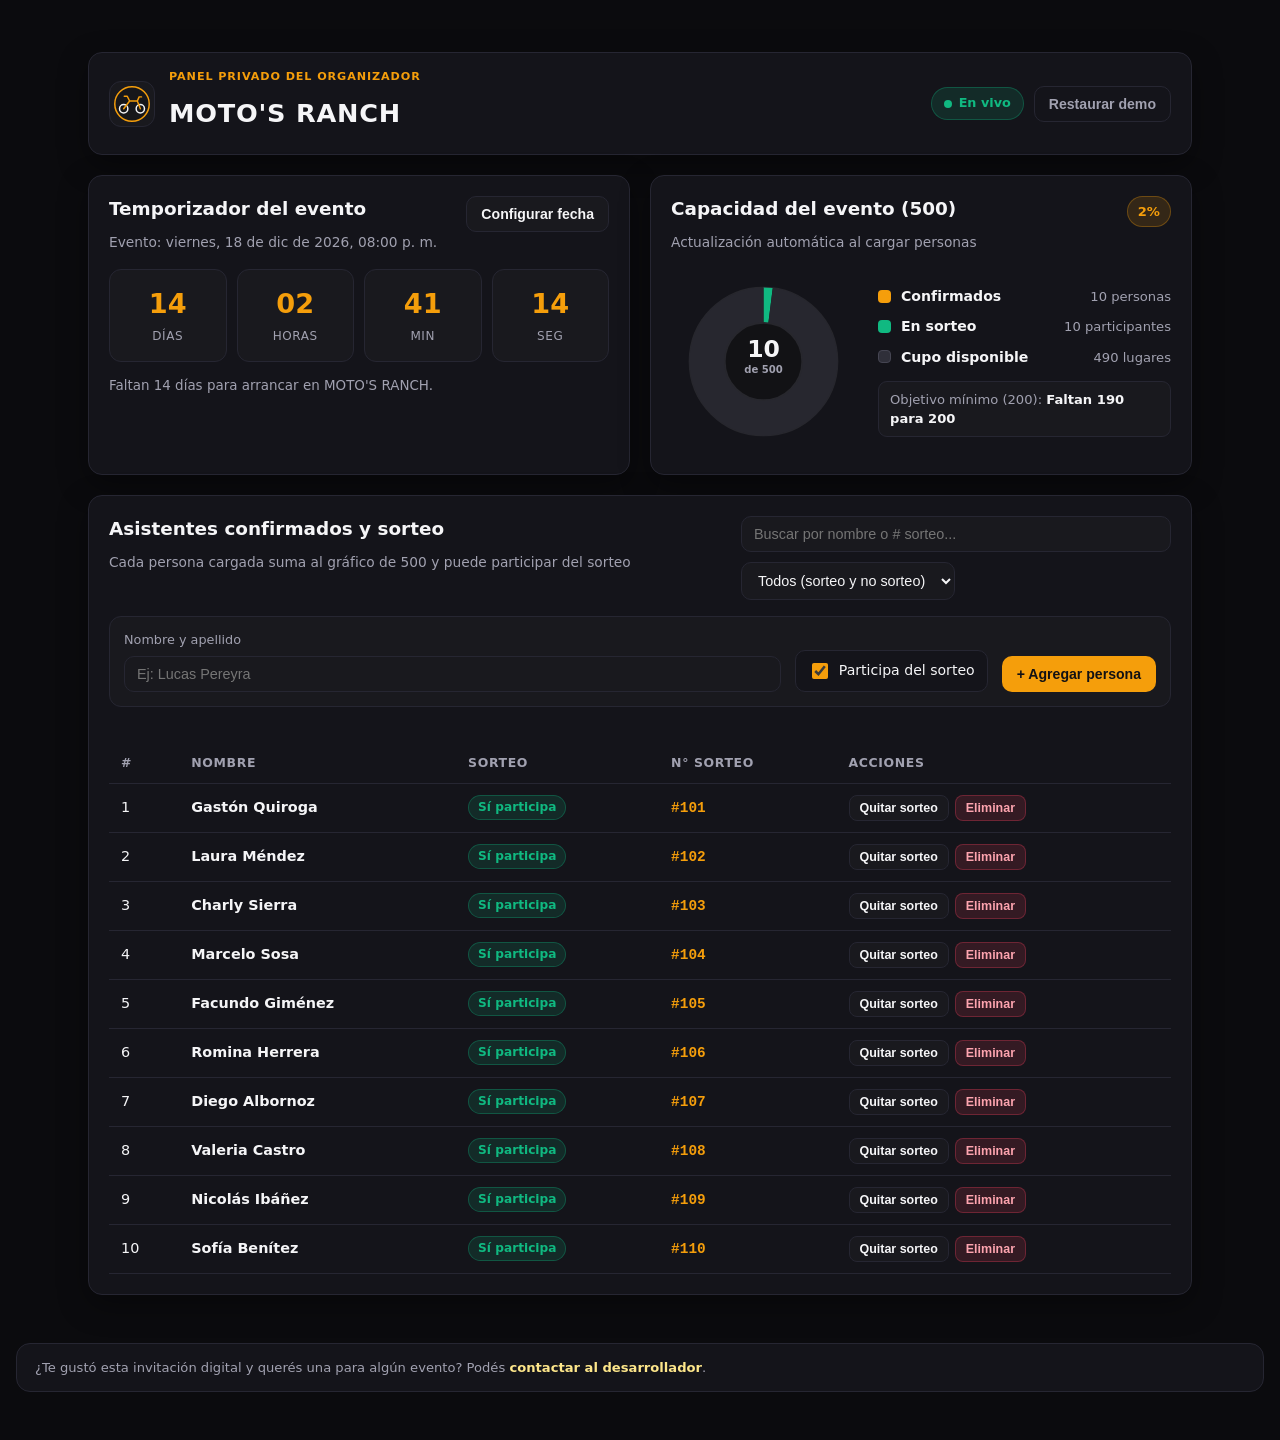
<file: index.html>
<!DOCTYPE html>
<html lang="es">
<head>
  <meta charset="UTF-8" />
  <meta name="viewport" content="width=device-width, initial-scale=1.0" />
  <title>MOTO'S RANCH — Panel del Organizador</title>
  <link rel="stylesheet" href="styles.css" />
</head>
<body>
  <div class="app-shell">
    <!-- HEADER -->
    <header class="topbar">
      <div class="brand-group">
        <div class="brand-badge" title="MOTO'S RANCH">
          <svg viewBox="0 0 64 64" width="38" height="38" aria-hidden="true">
            <circle cx="32" cy="32" r="29" fill="#17171a" stroke="#f59e0b" stroke-width="2.5" />
            <circle cx="18" cy="40" r="7" fill="none" stroke="#f4f4f5" stroke-width="2.5" />
            <circle cx="46" cy="40" r="7" fill="none" stroke="#f4f4f5" stroke-width="2.5" />
            <path d="M18 40 L28 27 L41 27 L46 40 M28 27 L24 19 L19 19 M41 27 L44 20 L48 20"
                  fill="none" stroke="#f59e0b" stroke-width="2.5" stroke-linecap="round" stroke-linejoin="round" />
          </svg>
        </div>
        <div>
          <div class="eyebrow">PANEL PRIVADO DEL ORGANIZADOR</div>
          <h1>MOTO'S RANCH</h1>
        </div>
      </div>

      <div class="header-status">
        <span class="live-pill"><span class="dot"></span> En vivo</span>
        <button id="resetDemoBtn" class="btn btn-ghost" type="button" title="Restaurar los 10 invitados iniciales">
          Restaurar demo
        </button>
      </div>
    </header>

    <!-- FILA SUPERIOR: TEMPORIZADOR + GRÁFICO DE TORTA (500 PERSONAS) -->
    <section class="top-grid" aria-label="Resumen del evento y aforo">
      <!-- TEMPORIZADOR -->
      <article class="card timer-card">
        <div class="card-head">
          <div>
            <h2>Temporizador del evento</h2>
            <p class="muted" id="eventDateLabel">Fecha objetivo sin configurar</p>
          </div>
          <button id="toggleDateEditorBtn" class="btn btn-secondary" type="button">
            Configurar fecha
          </button>
        </div>

        <div id="dateEditorPanel" class="date-editor hidden">
          <label for="eventDateInput">Fecha y hora del evento</label>
          <div class="date-editor-row">
            <input type="datetime-local" id="eventDateInput" />
            <button id="saveEventDateBtn" class="btn btn-primary" type="button">Guardar</button>
          </div>
        </div>

        <div class="countdown-grid" id="countdownGrid">
          <div class="time-box">
            <span class="time-val" id="cdDays">00</span>
            <span class="time-lbl">Días</span>
          </div>
          <div class="time-box">
            <span class="time-val" id="cdHours">00</span>
            <span class="time-lbl">Horas</span>
          </div>
          <div class="time-box">
            <span class="time-val" id="cdMinutes">00</span>
            <span class="time-lbl">Min</span>
          </div>
          <div class="time-box">
            <span class="time-val" id="cdSeconds">00</span>
            <span class="time-lbl">Seg</span>
          </div>
        </div>

        <p class="timer-note" id="timerStatusText">Cuenta regresiva activa hacia MOTO'S RANCH.</p>
      </article>

      <!-- GRÁFICO DE TORTA DE 500 PERSONAS -->
      <article class="card chart-card">
        <div class="card-head">
          <div>
            <h2>Capacidad del evento (500)</h2>
            <p class="muted">Actualización automática al cargar personas</p>
          </div>
          <span class="badge-cap" id="capacityPercentBadge">0%</span>
        </div>

        <div class="chart-body">
          <div class="pie-wrapper">
            <svg id="capacityPieSvg" viewBox="0 0 220 220" class="pie-svg" role="img"
                 aria-label="Gráfico de torta de capacidad sobre 500 personas">
              <circle cx="110" cy="110" r="88" fill="#18181c" stroke="#27272d" stroke-width="2" />
              <g id="pieSlicesGroup"></g>
              <circle cx="110" cy="110" r="46" fill="#121215" stroke="#27272d" stroke-width="2" />
              <text x="110" y="105" text-anchor="middle" class="pie-center-num" id="pieCenterCount">0</text>
              <text x="110" y="124" text-anchor="middle" class="pie-center-sub">de 500</text>
            </svg>
          </div>

          <div class="chart-legend">
            <div class="legend-item">
              <span class="swatch swatch-confirmed"></span>
              <div class="legend-text">
                <strong>Confirmados</strong>
                <span id="confirmedCountText">0 personas</span>
              </div>
            </div>
            <div class="legend-item">
              <span class="swatch swatch-raffle"></span>
              <div class="legend-text">
                <strong>En sorteo</strong>
                <span id="raffleCountText">0 participantes</span>
              </div>
            </div>
            <div class="legend-item">
              <span class="swatch swatch-available"></span>
              <div class="legend-text">
                <strong>Cupo disponible</strong>
                <span id="availableCountText">500 lugares</span>
              </div>
            </div>
            <div class="min-goal-box" id="minGoalBox">
              Objetivo mínimo (200): <strong id="minGoalStatus">Pendiente</strong>
            </div>
          </div>
        </div>
      </article>
    </section>

    <!-- CARGA RÁPIDA + LISTADO EN TIEMPO REAL -->
    <section class="card list-card" aria-label="Registro de asistentes y sorteo">
      <div class="card-head list-head">
        <div>
          <h2>Asistentes confirmados y sorteo</h2>
          <p class="muted">Cada persona cargada suma al gráfico de 500 y puede participar del sorteo</p>
        </div>

        <div class="controls-bar">
          <input type="search" id="searchInput" class="input" placeholder="Buscar por nombre o # sorteo..." />
          <select id="raffleFilter" class="input select-input" aria-label="Filtrar por sorteo">
            <option value="all">Todos (sorteo y no sorteo)</option>
            <option value="yes">Solo participan del sorteo</option>
            <option value="no">No participan del sorteo</option>
          </select>
        </div>
      </div>

      <!-- FORMULARIO DE CARGA -->
      <form id="addAttendeeForm" class="add-form" autocomplete="off">
        <div class="field-grow">
          <label for="attendeeName">Nombre y apellido</label>
          <input type="text" id="attendeeName" class="input" placeholder="Ej: Lucas Pereyra" required />
        </div>

        <div class="field-check">
          <label class="checkbox-label" for="attendeeRaffle">
            <input type="checkbox" id="attendeeRaffle" checked />
            <span>Participa del sorteo</span>
          </label>
        </div>

        <button type="submit" class="btn btn-primary">
          + Agregar persona
        </button>
      </form>

      <p id="formFeedback" class="feedback-msg" role="status" aria-live="polite"></p>

      <!-- TABLA -->
      <div class="table-wrap">
        <table class="attendees-table">
          <thead>
            <tr>
              <th>#</th>
              <th>Nombre</th>
              <th>Sorteo</th>
              <th>N° Sorteo</th>
              <th class="col-actions">Acciones</th>
            </tr>
          </thead>
          <tbody id="attendeesTableBody"></tbody>
        </table>
      </div>
    </section>
  </div>
<!-- APARTADO PARA CONTACTAR AL DESARROLLADOR EN DASHBOARD -->
    <footer class="dash-dev-footer" aria-label="Contacto con el desarrollador">
      <p class="dash-dev-text">
        ¿Te gustó esta invitación digital y querés una para algún evento? Podés
        <a
          href="https://wa.me/5492214948539"
          target="_blank"
          rel="noopener noreferrer"
          class="dash-dev-link"
        >contactar al desarrollador</a>.
      </p>
    </footer>
  <script src="app.js"></script>
</body>
</html>
</file>
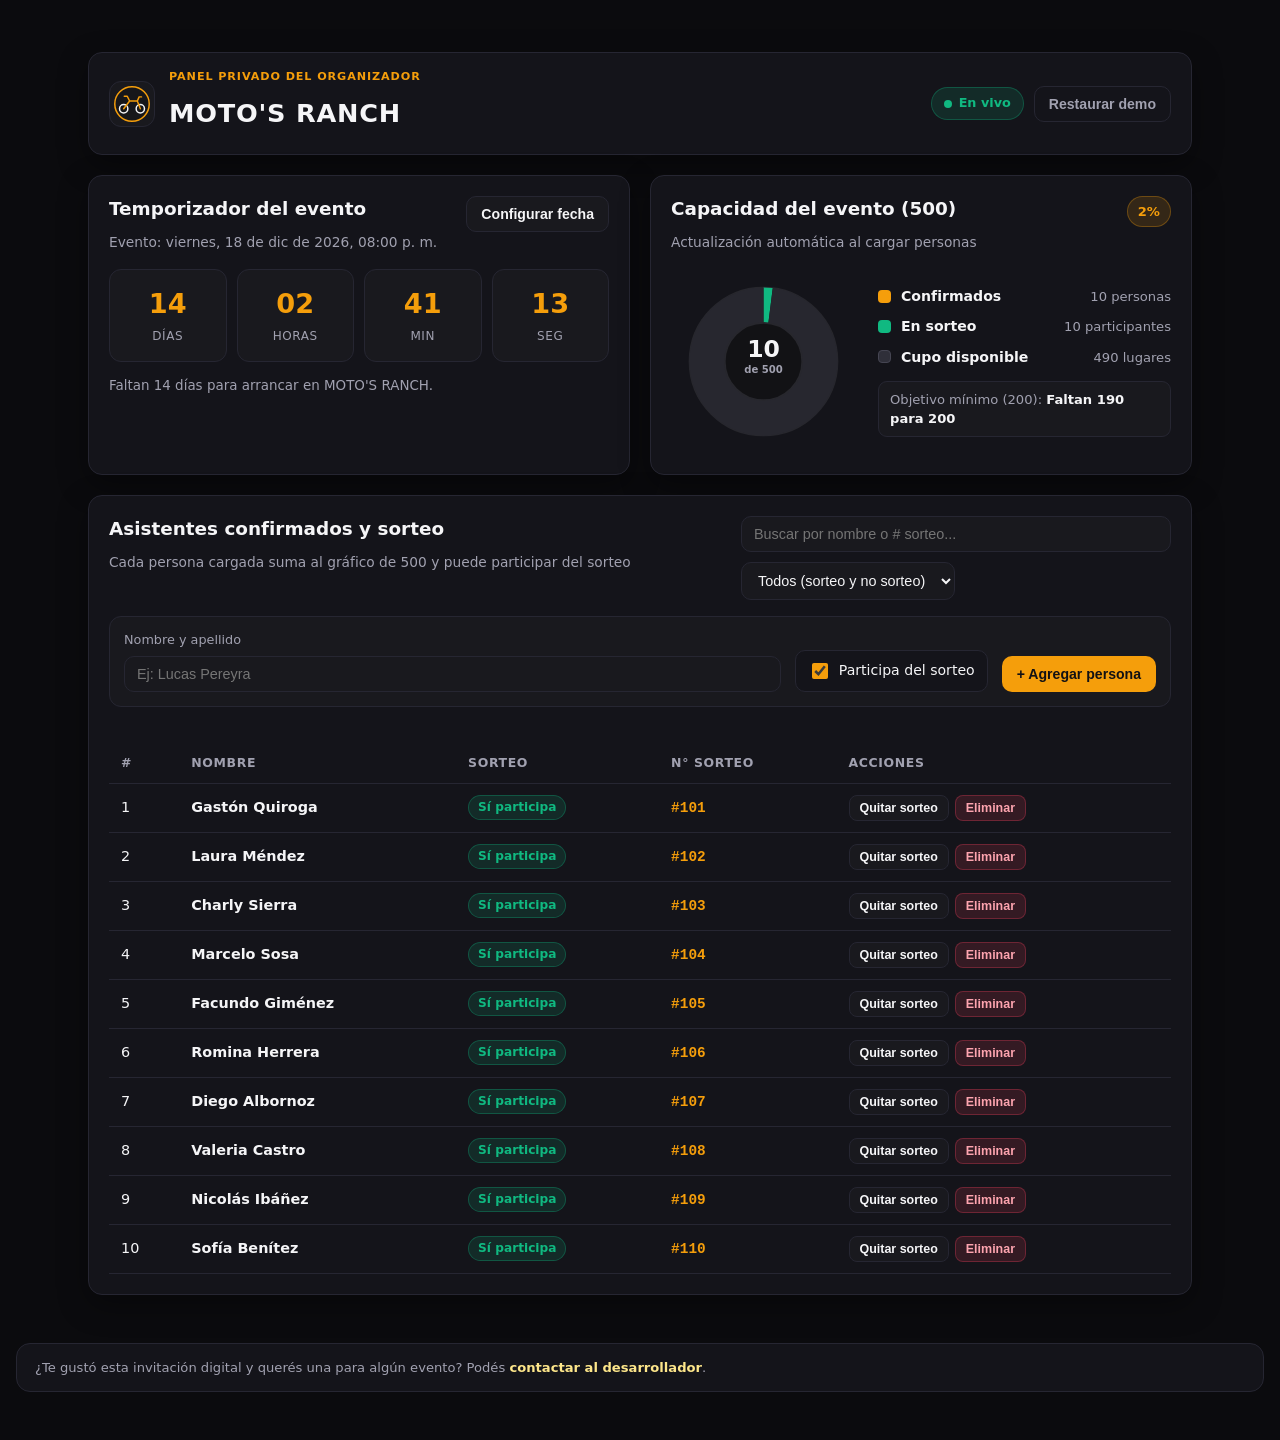
<file: dashboard.html>
<!DOCTYPE html>
<html lang="es">
<head>
  <meta charset="UTF-8" />
  <meta name="viewport" content="width=device-width, initial-scale=1.0" />
  <title>MOTO'S RANCH — Panel del Organizador</title>
  <link rel="stylesheet" href="styles.css" />
</head>
<body>
  <div class="app-shell">
    <!-- HEADER -->
    <header class="topbar">
      <div class="brand-group">
        <div class="brand-badge" title="MOTO'S RANCH">
          <svg viewBox="0 0 64 64" width="38" height="38" aria-hidden="true">
            <circle cx="32" cy="32" r="29" fill="#17171a" stroke="#f59e0b" stroke-width="2.5" />
            <circle cx="18" cy="40" r="7" fill="none" stroke="#f4f4f5" stroke-width="2.5" />
            <circle cx="46" cy="40" r="7" fill="none" stroke="#f4f4f5" stroke-width="2.5" />
            <path d="M18 40 L28 27 L41 27 L46 40 M28 27 L24 19 L19 19 M41 27 L44 20 L48 20"
                  fill="none" stroke="#f59e0b" stroke-width="2.5" stroke-linecap="round" stroke-linejoin="round" />
          </svg>
        </div>
        <div>
          <div class="eyebrow">PANEL PRIVADO DEL ORGANIZADOR</div>
          <h1>MOTO'S RANCH</h1>
        </div>
      </div>

      <div class="header-status">
        <span class="live-pill"><span class="dot"></span> En vivo</span>
        <button id="resetDemoBtn" class="btn btn-ghost" type="button" title="Restaurar los 10 invitados iniciales">
          Restaurar demo
        </button>
      </div>
    </header>

    <!-- FILA SUPERIOR: TEMPORIZADOR + GRÁFICO DE TORTA (500 PERSONAS) -->
    <section class="top-grid" aria-label="Resumen del evento y aforo">
      <!-- TEMPORIZADOR -->
      <article class="card timer-card">
        <div class="card-head">
          <div>
            <h2>Temporizador del evento</h2>
            <p class="muted" id="eventDateLabel">Fecha objetivo sin configurar</p>
          </div>
          <button id="toggleDateEditorBtn" class="btn btn-secondary" type="button">
            Configurar fecha
          </button>
        </div>

        <div id="dateEditorPanel" class="date-editor hidden">
          <label for="eventDateInput">Fecha y hora del evento</label>
          <div class="date-editor-row">
            <input type="datetime-local" id="eventDateInput" />
            <button id="saveEventDateBtn" class="btn btn-primary" type="button">Guardar</button>
          </div>
        </div>

        <div class="countdown-grid" id="countdownGrid">
          <div class="time-box">
            <span class="time-val" id="cdDays">00</span>
            <span class="time-lbl">Días</span>
          </div>
          <div class="time-box">
            <span class="time-val" id="cdHours">00</span>
            <span class="time-lbl">Horas</span>
          </div>
          <div class="time-box">
            <span class="time-val" id="cdMinutes">00</span>
            <span class="time-lbl">Min</span>
          </div>
          <div class="time-box">
            <span class="time-val" id="cdSeconds">00</span>
            <span class="time-lbl">Seg</span>
          </div>
        </div>

        <p class="timer-note" id="timerStatusText">Cuenta regresiva activa hacia MOTO'S RANCH.</p>
      </article>

      <!-- GRÁFICO DE TORTA DE 500 PERSONAS -->
      <article class="card chart-card">
        <div class="card-head">
          <div>
            <h2>Capacidad del evento (500)</h2>
            <p class="muted">Actualización automática al cargar personas</p>
          </div>
          <span class="badge-cap" id="capacityPercentBadge">0%</span>
        </div>

        <div class="chart-body">
          <div class="pie-wrapper">
            <svg id="capacityPieSvg" viewBox="0 0 220 220" class="pie-svg" role="img"
                 aria-label="Gráfico de torta de capacidad sobre 500 personas">
              <circle cx="110" cy="110" r="88" fill="#18181c" stroke="#27272d" stroke-width="2" />
              <g id="pieSlicesGroup"></g>
              <circle cx="110" cy="110" r="46" fill="#121215" stroke="#27272d" stroke-width="2" />
              <text x="110" y="105" text-anchor="middle" class="pie-center-num" id="pieCenterCount">0</text>
              <text x="110" y="124" text-anchor="middle" class="pie-center-sub">de 500</text>
            </svg>
          </div>

          <div class="chart-legend">
            <div class="legend-item">
              <span class="swatch swatch-confirmed"></span>
              <div class="legend-text">
                <strong>Confirmados</strong>
                <span id="confirmedCountText">0 personas</span>
              </div>
            </div>
            <div class="legend-item">
              <span class="swatch swatch-raffle"></span>
              <div class="legend-text">
                <strong>En sorteo</strong>
                <span id="raffleCountText">0 participantes</span>
              </div>
            </div>
            <div class="legend-item">
              <span class="swatch swatch-available"></span>
              <div class="legend-text">
                <strong>Cupo disponible</strong>
                <span id="availableCountText">500 lugares</span>
              </div>
            </div>
            <div class="min-goal-box" id="minGoalBox">
              Objetivo mínimo (200): <strong id="minGoalStatus">Pendiente</strong>
            </div>
          </div>
        </div>
      </article>
    </section>

    <!-- CARGA RÁPIDA + LISTADO EN TIEMPO REAL -->
    <section class="card list-card" aria-label="Registro de asistentes y sorteo">
      <div class="card-head list-head">
        <div>
          <h2>Asistentes confirmados y sorteo</h2>
          <p class="muted">Cada persona cargada suma al gráfico de 500 y puede participar del sorteo</p>
        </div>

        <div class="controls-bar">
          <input type="search" id="searchInput" class="input" placeholder="Buscar por nombre o # sorteo..." />
          <select id="raffleFilter" class="input select-input" aria-label="Filtrar por sorteo">
            <option value="all">Todos (sorteo y no sorteo)</option>
            <option value="yes">Solo participan del sorteo</option>
            <option value="no">No participan del sorteo</option>
          </select>
        </div>
      </div>

      <!-- FORMULARIO DE CARGA -->
      <form id="addAttendeeForm" class="add-form" autocomplete="off">
        <div class="field-grow">
          <label for="attendeeName">Nombre y apellido</label>
          <input type="text" id="attendeeName" class="input" placeholder="Ej: Lucas Pereyra" required />
        </div>

        <div class="field-check">
          <label class="checkbox-label" for="attendeeRaffle">
            <input type="checkbox" id="attendeeRaffle" checked />
            <span>Participa del sorteo</span>
          </label>
        </div>

        <button type="submit" class="btn btn-primary">
          + Agregar persona
        </button>
      </form>

      <p id="formFeedback" class="feedback-msg" role="status" aria-live="polite"></p>

      <!-- TABLA -->
      <div class="table-wrap">
        <table class="attendees-table">
          <thead>
            <tr>
              <th>#</th>
              <th>Nombre</th>
              <th>Sorteo</th>
              <th>N° Sorteo</th>
              <th class="col-actions">Acciones</th>
            </tr>
          </thead>
          <tbody id="attendeesTableBody"></tbody>
        </table>
      </div>
    </section>
  </div>
<!-- APARTADO PARA CONTACTAR AL DESARROLLADOR EN DASHBOARD -->
    <footer class="dash-dev-footer" aria-label="Contacto con el desarrollador">
      <p class="dash-dev-text">
        ¿Te gustó esta invitación digital y querés una para algún evento? Podés
        <a
          href="https://wa.me/5492214948539"
          target="_blank"
          rel="noopener noreferrer"
          class="dash-dev-link"
        >contactar al desarrollador</a>.
      </p>
    </footer>
  <script src="app.js"></script>
</body>
</html>
</file>
<file: styles.css>
:root {
  --bg: #0b0b0d;
  --surface: #121215;
  --surface-2: #19191e;
  --border: #26262e;
  --text: #f4f4f6;
  --muted: #9b9ba8;
  --accent: #f59e0b;
  --accent-hover: #d97706;
  --accent-soft: rgba(245, 158, 11, 0.14);
  --emerald: #10b981;
  --emerald-soft: rgba(16, 185, 129, 0.14);
  --rose: #f43f5e;
  --rose-soft: rgba(244, 63, 94, 0.14);
  --radius: 14px;
  --shadow: 0 10px 30px rgba(0, 0, 0, 0.35);
}

* {
  box-sizing: border-box;
}

body {
  margin: 0;
  font-family: system-ui, -apple-system, BlinkMacSystemFont, "Segoe UI", Roboto, sans-serif;
  background: radial-gradient(circle at top, #18181f 0%, var(--bg) 55%);
  color: var(--text);
  min-height: 100vh;
  line-height: 1.45;
}

.app-shell {
  max-width: 1140px;
  margin: 0 auto;
  padding: 24px 18px 48px;
  display: flex;
  flex-direction: column;
  gap: 20px;
}

/* TOPBAR */
.topbar {
  display: flex;
  flex-wrap: wrap;
  justify-content: space-between;
  align-items: center;
  gap: 14px;
  background: var(--surface);
  border: 1px solid var(--border);
  border-radius: var(--radius);
  padding: 16px 20px;
  box-shadow: var(--shadow);
}

.brand-group {
  display: flex;
  align-items: center;
  gap: 14px;
}

.brand-badge {
  display: grid;
  place-items: center;
  width: 46px;
  height: 46px;
  border-radius: 12px;
  background: var(--surface-2);
  border: 1px solid var(--border);
}

.eyebrow {
  font-size: 0.7rem;
  font-weight: 700;
  letter-spacing: 0.08em;
  color: var(--accent);
}

h1 {
  margin: 2px 0 0;
  font-size: 1.45rem;
  letter-spacing: 0.03em;
}

h2 {
  margin: 0;
  font-size: 1.08rem;
}

.muted {
  margin: 3px 0 0;
  color: var(--muted);
  font-size: 0.86rem;
}

.header-status {
  display: flex;
  align-items: center;
  gap: 10px;
}

.live-pill {
  display: inline-flex;
  align-items: center;
  gap: 7px;
  padding: 6px 12px;
  border-radius: 999px;
  font-size: 0.8rem;
  font-weight: 600;
  background: var(--emerald-soft);
  color: var(--emerald);
  border: 1px solid rgba(16, 185, 129, 0.3);
}

.dot {
  width: 8px;
  height: 8px;
  border-radius: 50%;
  background: var(--emerald);
  animation: pulse 1.8s infinite;
}

@keyframes pulse {
  0%, 100% { opacity: 1; transform: scale(1); }
  50% { opacity: 0.45; transform: scale(0.85); }
}

/* CARDS & GRID */
.top-grid {
  display: grid;
  grid-template-columns: repeat(2, minmax(0, 1fr));
  gap: 20px;
}

.card {
  background: var(--surface);
  border: 1px solid var(--border);
  border-radius: var(--radius);
  padding: 20px;
  box-shadow: var(--shadow);
}

.card-head {
  display: flex;
  justify-content: space-between;
  align-items: flex-start;
  gap: 12px;
  margin-bottom: 16px;
}

/* BOTONES E INPUTS */
.btn {
  border: 1px solid transparent;
  border-radius: 10px;
  padding: 9px 14px;
  font-size: 0.88rem;
  font-weight: 600;
  cursor: pointer;
  transition: background 0.15s ease, border-color 0.15s ease, transform 0.08s ease;
  color: var(--text);
}

.btn:active {
  transform: scale(0.98);
}

.btn-primary {
  background: var(--accent);
  color: #111114;
}

.btn-primary:hover {
  background: var(--accent-hover);
}

.btn-secondary {
  background: var(--surface-2);
  border-color: var(--border);
}

.btn-secondary:hover {
  border-color: #3a3a46;
}

.btn-ghost {
  background: transparent;
  border-color: var(--border);
  color: var(--muted);
}

.btn-ghost:hover {
  color: var(--text);
  border-color: #3a3a46;
}

.btn-sm {
  padding: 5px 10px;
  font-size: 0.78rem;
  border-radius: 8px;
}

.btn-danger-soft {
  background: var(--rose-soft);
  color: #fda4af;
  border-color: rgba(244, 63, 94, 0.3);
}

.btn-danger-soft:hover {
  background: rgba(244, 63, 94, 0.24);
}

.input {
  width: 100%;
  background: var(--surface-2);
  border: 1px solid var(--border);
  border-radius: 10px;
  padding: 9px 12px;
  color: var(--text);
  font-size: 0.9rem;
  outline: none;
}

.input:focus {
  border-color: var(--accent);
}

.select-input {
  width: auto;
  min-width: 195px;
}

.hidden {
  display: none;
}

/* TEMPORIZADOR */
.date-editor {
  background: var(--surface-2);
  border: 1px solid var(--border);
  border-radius: 10px;
  padding: 12px;
  margin-bottom: 16px;
}

.date-editor label {
  display: block;
  font-size: 0.8rem;
  color: var(--muted);
  margin-bottom: 6px;
}

.date-editor-row {
  display: flex;
  gap: 8px;
}

.date-editor-row input {
  flex: 1;
  background: var(--surface);
  border: 1px solid var(--border);
  border-radius: 8px;
  padding: 8px 10px;
  color: var(--text);
}

.countdown-grid {
  display: grid;
  grid-template-columns: repeat(4, 1fr);
  gap: 10px;
}

.time-box {
  background: var(--surface-2);
  border: 1px solid var(--border);
  border-radius: 12px;
  padding: 14px 8px;
  text-align: center;
}

.time-val {
  display: block;
  font-size: 1.7rem;
  font-weight: 800;
  color: var(--accent);
  font-variant-numeric: tabular-nums;
}

.time-lbl {
  font-size: 0.75rem;
  color: var(--muted);
  text-transform: uppercase;
  letter-spacing: 0.05em;
}

.timer-note {
  margin: 14px 0 0;
  font-size: 0.84rem;
  color: var(--muted);
}

/* GRÁFICO DE TORTA */
.badge-cap {
  background: var(--accent-soft);
  color: var(--accent);
  border: 1px solid rgba(245, 158, 11, 0.3);
  padding: 5px 10px;
  border-radius: 999px;
  font-size: 0.82rem;
  font-weight: 700;
}

.chart-body {
  display: flex;
  align-items: center;
  gap: 22px;
}

.pie-wrapper {
  flex: 0 0 185px;
  display: grid;
  place-items: center;
}

.pie-svg {
  width: 185px;
  height: 185px;
  overflow: visible;
}

.pie-slice {
  transition: opacity 0.15s ease;
  cursor: pointer;
}

.pie-slice:hover {
  opacity: 0.85;
}

.pie-center-num {
  fill: var(--text);
  font-size: 28px;
  font-weight: 800;
}

.pie-center-sub {
  fill: var(--muted);
  font-size: 12px;
  font-weight: 600;
}

.chart-legend {
  flex: 1;
  display: flex;
  flex-direction: column;
  gap: 10px;
}

.legend-item {
  display: flex;
  align-items: center;
  gap: 10px;
}

.swatch {
  width: 13px;
  height: 13px;
  border-radius: 4px;
  flex-shrink: 0;
}

.swatch-confirmed {
  background: var(--accent);
}

.swatch-raffle {
  background: var(--emerald);
}

.swatch-available {
  background: #2f2f39;
  border: 1px solid #454552;
}

.legend-text {
  display: flex;
  justify-content: space-between;
  align-items: baseline;
  width: 100%;
  gap: 8px;
  font-size: 0.88rem;
}

.legend-text span {
  color: var(--muted);
  font-size: 0.82rem;
}

.min-goal-box {
  margin-top: 4px;
  padding: 8px 11px;
  border-radius: 9px;
  background: var(--surface-2);
  border: 1px solid var(--border);
  font-size: 0.82rem;
  color: var(--muted);
}

.min-goal-box strong {
  color: var(--text);
}

/* LISTA Y FORMULARIO */
.list-head {
  flex-wrap: wrap;
}

.controls-bar {
  display: flex;
  flex-wrap: wrap;
  gap: 10px;
}

.add-form {
  display: flex;
  flex-wrap: wrap;
  align-items: flex-end;
  gap: 14px;
  background: var(--surface-2);
  border: 1px solid var(--border);
  border-radius: 12px;
  padding: 14px;
}

.field-grow {
  flex: 1 1 240px;
}

.field-grow label {
  display: block;
  font-size: 0.8rem;
  color: var(--muted);
  margin-bottom: 6px;
}

.checkbox-label {
  display: inline-flex;
  align-items: center;
  gap: 8px;
  padding: 9px 12px;
  border-radius: 10px;
  background: var(--surface);
  border: 1px solid var(--border);
  cursor: pointer;
  font-size: 0.88rem;
  user-select: none;
}

.checkbox-label input {
  accent-color: var(--accent);
  width: 16px;
  height: 16px;
}

.feedback-msg {
  min-height: 20px;
  margin: 10px 0 6px;
  font-size: 0.84rem;
  color: var(--emerald);
}

.table-wrap {
  overflow-x: auto;
}

.attendees-table {
  width: 100%;
  border-collapse: collapse;
  font-size: 0.9rem;
}

.attendees-table th,
.attendees-table td {
  text-align: left;
  padding: 11px 12px;
  border-bottom: 1px solid var(--border);
}

.attendees-table th {
  color: var(--muted);
  font-size: 0.78rem;
  text-transform: uppercase;
  letter-spacing: 0.05em;
}

.attendees-table tbody tr:hover {
  background: rgba(255, 255, 255, 0.02);
}

.pill {
  display: inline-block;
  padding: 3px 9px;
  border-radius: 999px;
  font-size: 0.76rem;
  font-weight: 700;
}

.pill-yes {
  background: var(--emerald-soft);
  color: var(--emerald);
  border: 1px solid rgba(16, 185, 129, 0.3);
}

.pill-no {
  background: rgba(155, 155, 168, 0.14);
  color: var(--muted);
  border: 1px solid rgba(155, 155, 168, 0.25);
}

.raffle-num {
  font-family: ui-monospace, SFMono-Regular, Menlo, monospace;
  font-weight: 700;
  color: var(--accent);
}

.col-actions {
  text-align: right;
  white-space: nowrap;
}

.actions-cell {
  text-align: right;
  white-space: nowrap;
}

.actions-cell .btn + .btn {
  margin-left: 6px;
}

.empty-row {
  text-align: center !important;
  color: var(--muted);
  padding: 24px 12px !important;
}

:root {
  --bg: #0b0b0e;
  --surface: #14141a;
  --border: #262632;
  --text: #f5f5f7;
  --muted: #a1a1b0;
  --amber: #f59e0b;
  --radius: 14px;
}

* {
  box-sizing: border-box;
}

body {
  margin: 0;
  background: var(--bg);
  color: var(--text);
  font-family: system-ui, -apple-system, BlinkMacSystemFont, "Segoe UI", Roboto, sans-serif;
  min-height: 100vh;
  padding: 28px 16px 48px;
}

.dash-container {
  max-width: 780px;
  margin: 0 auto;
  display: flex;
  flex-direction: column;
  gap: 16px;
}

.dash-header,
.dash-card,
.dash-dev-footer {
  background: var(--surface);
  border: 1px solid var(--border);
  border-radius: var(--radius);
  padding: 20px;
}

.dash-tag {
  display: inline-block;
  font-size: 0.72rem;
  font-weight: 800;
  letter-spacing: 0.08em;
  color: var(--amber);
  background: rgba(245, 158, 11, 0.14);
  padding: 4px 10px;
  border-radius: 999px;
}

h1 {
  margin: 10px 0 6px;
  font-size: 1.6rem;
}

h2 {
  margin: 0 0 10px;
  font-size: 1.15rem;
}

.dash-muted,
.dash-summary {
  margin: 0;
  color: var(--muted);
  font-size: 0.92rem;
}

.dash-list {
  margin: 12px 0 0;
  padding-left: 18px;
  display: flex;
  flex-direction: column;
  gap: 6px;
}

.dash-dev-footer {
  padding: 14px 18px;
  display: flex;
  flex-wrap: wrap;
  align-items: center;
  justify-content: space-between;
  gap: 10px 16px;
  font-size: 0.82rem;
  color: var(--muted);
}

.dash-dev-text {
  margin: 0;
  line-height: 1.45;
}

.dash-dev-text strong {
  color: var(--text);
}

.dash-dev-link {
  color: #fde68a;
  text-decoration: none;
  font-weight: 700;
  white-space: nowrap;
}

.dash-dev-link:hover {
  color: var(--amber);
  text-decoration: underline;
}

@media (max-width: 820px) {
  .top-grid {
    grid-template-columns: 1fr;
  }

  .chart-body {
    flex-direction: column;
    text-align: left;
  }

  .select-input {
    width: 100%;
  }
}
</file>
